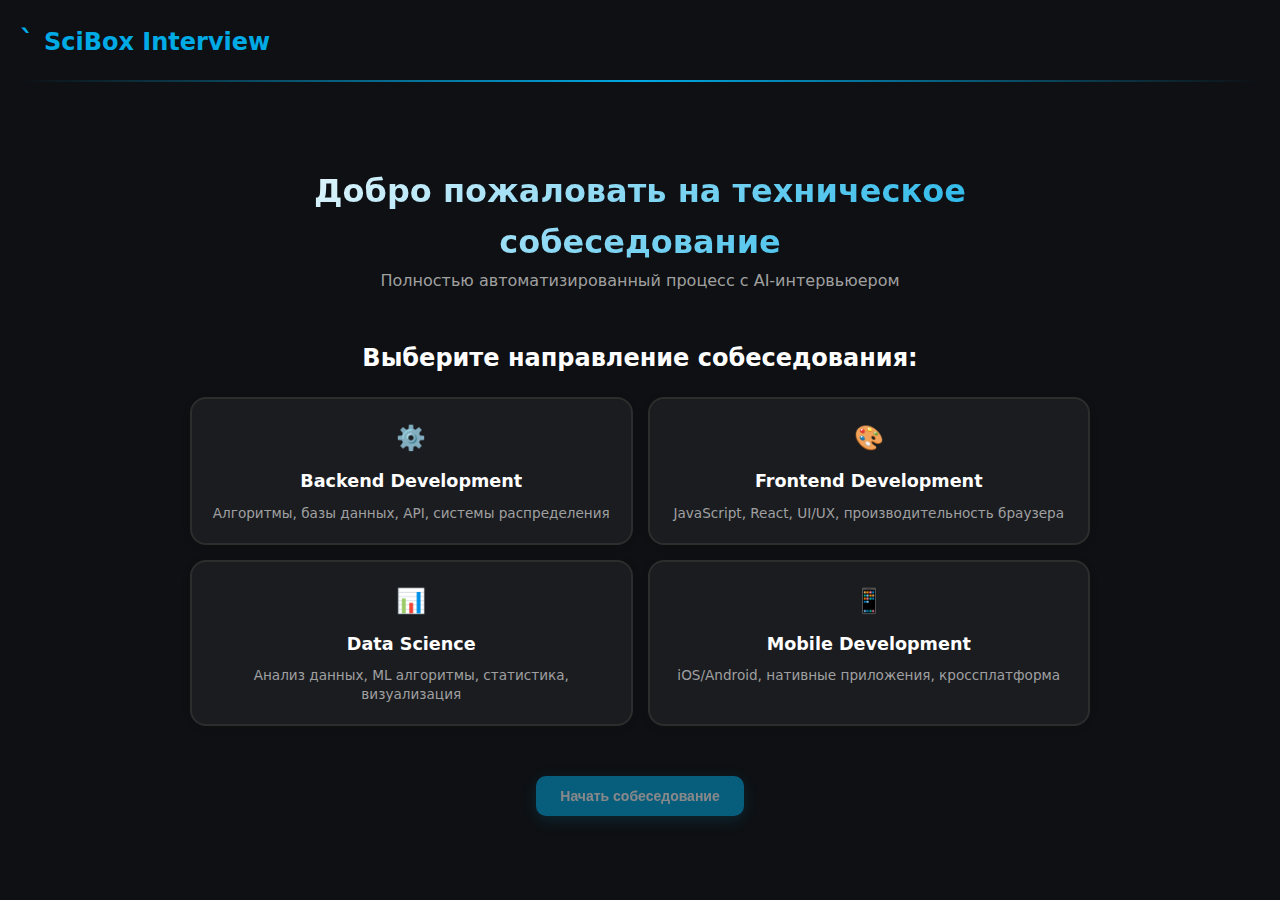
<file: templates/index.html>
<!DOCTYPE html>
<html lang="ru">
<head>
    <meta charset="UTF-8">
    <meta name="viewport" content="width=device-width, initial-scale=1.0">
    <title>SciBox Interview - Онбординг</title>
    <link rel="stylesheet" href="../static/css/styles.css">
</head>
<body>
    <div class="container">
        <header class="header">
            <div class="logo">SciBox Interview</div>
        </header>

        <main class="welcome-section">
            <h1 class="welcome-title">Добро пожаловать на техническое собеседование</h1>
            <p class="welcome-subtitle">
                Полностью автоматизированный процесс с AI-интервьюером
            </p>

            <h2>Выберите направление собеседования:</h2>

            <div class="direction-grid">
                <div class="direction-card" onclick="selectDirection(this)">
                    <div class="direction-icon">⚙️</div>
                    <div class="direction-name">Backend Development</div>
                    <div class="direction-desc">Алгоритмы, базы данных, API, системы распределения</div>
                </div>
                
                <div class="direction-card" onclick="selectDirection(this)">
                    <div class="direction-icon">🎨</div>
                    <div class="direction-name">Frontend Development</div>
                    <div class="direction-desc">JavaScript, React, UI/UX, производительность браузера</div>
                </div>
                
                <div class="direction-card" onclick="selectDirection(this)">
                    <div class="direction-icon">📊</div>
                    <div class="direction-name">Data Science</div>
                    <div class="direction-desc">Анализ данных, ML алгоритмы, статистика, визуализация</div>
                </div>
                
                <div class="direction-card" onclick="selectDirection(this)">
                    <div class="direction-icon">📱</div>
                    <div class="direction-name">Mobile Development</div>
                    <div class="direction-desc">iOS/Android, нативные приложения, кроссплатформа</div>
                </div>
            </div>

            <div class="start-btn-container">
                <button class="btn btn-primary" id="start-btn" onclick="startInterview()" disabled>
                    Начать собеседование
                </button>
            </div>
        </main>
    </div>

    <script>
        let selectedDirection = null;
        
        function selectDirection(card) {
            document.querySelectorAll('.direction-card').forEach(c => {
                c.classList.remove('selected');
            });
            card.classList.add('selected');
            selectedDirection = card.querySelector('.direction-name').textContent;
            
            // Активируем кнопку
            document.getElementById('start-btn').disabled = false;
        }
        
        function startInterview() {
            if (!selectedDirection) {
                alert('Пожалуйста, выберите направление собеседования');
                return;
            }
            window.location.href = 'interview';
        }
    </script>
</body>
</html>
</file>
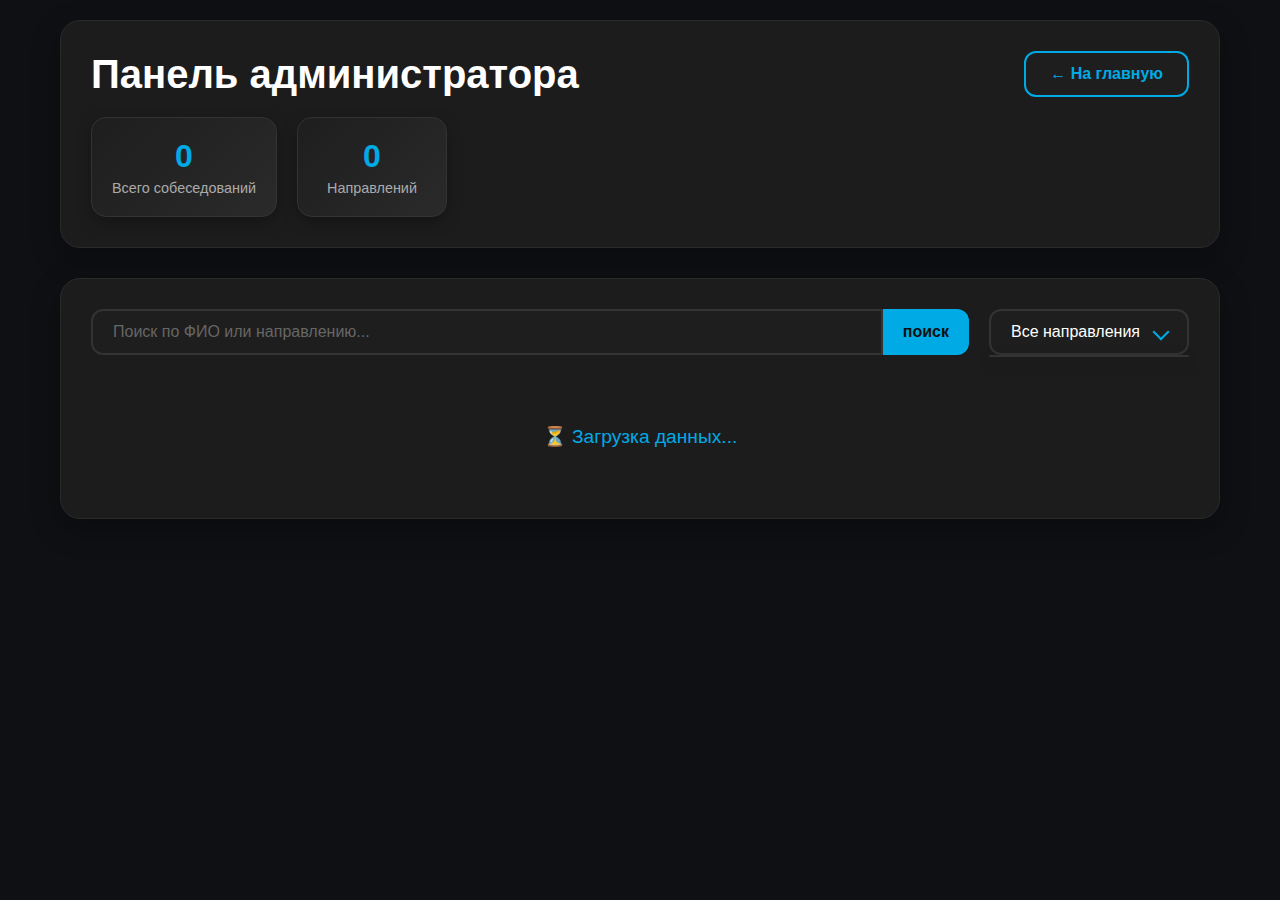
<file: templates/admin.html>
<!DOCTYPE html>
<html lang="ru">
  <head>
    <meta charset="UTF-8" />
    <meta name="viewport" content="width=device-width, initial-scale=1.0" />
    <title>SciBox Interview - Админ-панель</title>
    <link rel="stylesheet" href="../static/css/admin.css" />
  </head>
  <body>
    <div class="admin-container">
      <header class="admin-header">
        <div class="admin-header-content">
          <h1 class="admin-title">Панель администратора</h1>
          <button class="btn-back" onclick="goToMain()">← На главную</button>
        </div>
        <div class="admin-stats">
          <div class="stat-card">
            <div class="stat-number" id="total-interviews">0</div>
            <div class="stat-label">Всего собеседований</div>
          </div>
          <div class="stat-card">
            <div class="stat-number" id="unique-directions">0</div>
            <div class="stat-label">Направлений</div>
          </div>
        </div>
      </header>

      <main class="admin-main">
        <div class="filters-section">
          <div class="search-box">
            <input
              type="text"
              id="search-input"
              placeholder="Поиск по ФИО или направлению..."
              class="search-input"
            />
            <button class="search-btn" onclick="filterInterviews()">поиск</button>
            
          </div>
          <!-- Кастомный dropdown для фильтра по направлениям -->
    <div class="custom-dropdown" id="directionDropdown">
        <div class="dropdown-selected" id="dropdownSelected">
            <span class="selected-text">Все направления</span>
            <div class="dropdown-arrow"></div>
        </div>
        <div class="dropdown-options">
            <div class="dropdown-option" data-value="">Все направления</div>
            <div class="dropdown-option" data-value="Backend Development">Backend Development</div>
            <div class="dropdown-option" data-value="Frontend Development">Frontend Development</div>
            <div class="dropdown-option" data-value="Data Science">Data Science</div>
            <div class="dropdown-option" data-value="Mobile Development">Mobile Development</div>
        </div>
    </div>
        </div>

        <div class="interviews-list" id="interviews-container">
          <!-- Динамически заполняется через JavaScript -->
          <div class="loading">Загрузка данных...</div>
        </div>
      </main>
    </div>

    <script>
      // Глобальные переменные
let allInterviews = [];
let currentFilter = {
    search: '',
    direction: ''
};

// Инициализация при загрузке страницы
document.addEventListener('DOMContentLoaded', function() {
    initializePage();
});

function initializePage() {
    setupDropdown();
    setupEventListeners();
    loadInterviews();
}

function setupDropdown() {
    const dropdownSelected = document.getElementById('dropdownSelected');
    const dropdownOptions = document.querySelector('.dropdown-options');
    const options = document.querySelectorAll('.dropdown-option');

    // Обработчик клика на выбранный элемент
    dropdownSelected.addEventListener('click', function(e) {
        e.stopPropagation();
        this.classList.toggle('active');
        dropdownOptions.classList.toggle('active');
    });

    // Обработчики для опций
    options.forEach(option => {
        option.addEventListener('click', function() {
            selectOption(this);
        });
    });

    // Закрытие dropdown при клике вне его
    document.addEventListener('click', function() {
        dropdownSelected.classList.remove('active');
        dropdownOptions.classList.remove('active');
    });
}

function setupEventListeners() {
    // Поиск при вводе текста
    const searchInput = document.getElementById('search-input');
    searchInput.addEventListener('input', function() {
        currentFilter.search = this.value.toLowerCase();
        applyFilters();
    });

    // Поиск при нажатии Enter
    searchInput.addEventListener('keypress', function(e) {
        if (e.key === 'Enter') {
            applyFilters();
        }
    });
}

function selectOption(option) {
    const value = option.getAttribute('data-value');
    const text = option.textContent;
    
    // Обновляем выбранное значение
    const selectedText = document.querySelector('.selected-text');
    selectedText.textContent = text;
    
    // Закрываем dropdown
    document.getElementById('dropdownSelected').classList.remove('active');
    document.querySelector('.dropdown-options').classList.remove('active');
    
    // Обновляем выделение
    document.querySelectorAll('.dropdown-option').forEach(opt => {
        opt.classList.remove('selected');
    });
    option.classList.add('selected');
    
    // Обновляем фильтр и применяем
    currentFilter.direction = value;
    applyFilters();
}

function loadInterviews() {
    // В реальном приложении здесь будет fetch запрос к API
    // Для демонстрации используем mock данные
    showLoading(true);
    
    setTimeout(() => {
        allInterviews = getMockInterviews();
        displayInterviews(allInterviews);
        updateStats(allInterviews);
        showLoading(false);
    }, 800);
}

function showLoading(show) {
    const container = document.getElementById('interviews-container');
    if (show) {
        container.innerHTML = '<div class="loading">⏳ Загрузка данных...</div>';
    }
}

function displayInterviews(interviews) {
    const container = document.getElementById('interviews-container');
    
    if (interviews.length === 0) {
        container.innerHTML = `
            <div class="no-data">
                <div style="font-size: 3rem; margin-bottom: 1rem;">🔍</div>
                <div>Ничего не найдено</div>
                <div style="margin-top: 0.5rem; font-size: 0.9rem; color: #666;">Попробуйте изменить параметры поиска</div>
            </div>
        `;
        return;
    }

    container.innerHTML = interviews.map(interview => createInterviewCard(interview)).join('');
}

function createInterviewCard(interview) {
    const questionnaireHtml = interview.questionnaire && Object.keys(interview.questionnaire).length > 0 
        ? `
            <div class="interview-questionnaire">
                <div class="questionnaire-title">📋 Анкета кандидата:</div>
                <div class="questionnaire-items">
                    ${Object.entries(interview.questionnaire).map(([key, value]) => `
                        <div class="questionnaire-item">
                            <span class="question-label">${escapeHtml(key)}:</span>
                            <span class="question-value">${escapeHtml(String(value))}</span>
                        </div>
                    `).join('')}
                </div>
            </div>
        `
        : '';

    return `
        <div class="interview-card">
            <div class="interview-header">
                <div class="interview-name">${escapeHtml(interview.fio)}</div>
                <div class="interview-direction">${escapeHtml(interview.direction)}</div>
            </div>
            
            <div class="interview-meta">
                <div class="meta-item">
                    <span>🆔</span>
                    <span>ID: ${interview.id}</span>
                </div>
                <div class="meta-item">
                    <span>📅</span>
                    <span>${formatDate(interview.started_at)}</span>
                </div>
                <div class="meta-item">
                    <span>🔑</span>
                    <span>Сессия: ${interview.session_id ? interview.session_id.substring(0, 8) + '...' : 'N/A'}</span>
                </div>
            </div>

            ${questionnaireHtml}
        </div>
    `;
}

function applyFilters() {
    let filtered = allInterviews;
    
    // Фильтр по поисковому запросу
    if (currentFilter.search) {
        filtered = filtered.filter(interview => 
            interview.fio.toLowerCase().includes(currentFilter.search) ||
            interview.direction.toLowerCase().includes(currentFilter.search)
        );
    }
    
    // Фильтр по направлению
    if (currentFilter.direction) {
        filtered = filtered.filter(interview => interview.direction === currentFilter.direction);
    }
    
    displayInterviews(filtered);
    updateStats(filtered);
}

function updateStats(interviews) {
    document.getElementById('total-interviews').textContent = interviews.length;
    
    const uniqueDirections = new Set(interviews.map(i => i.direction));
    document.getElementById('unique-directions').textContent = uniqueDirections.size;
}

function goToMain() {
    window.location.href = '/';
}

// Вспомогательные функции
function escapeHtml(unsafe) {
    if (typeof unsafe !== 'string') return unsafe;
    return unsafe
        .replace(/&/g, "&amp;")
        .replace(/</g, "&lt;")
        .replace(/>/g, "&gt;")
        .replace(/"/g, "&quot;")
        .replace(/'/g, "&#039;");
}

function formatDate(dateString) {
    try {
        const date = new Date(dateString);
        return date.toLocaleDateString('ru-RU', {
            year: 'numeric',
            month: 'long',
            day: 'numeric',
            hour: '2-digit',
            minute: '2-digit'
        });
    } catch (error) {
        return 'Неверная дата';
    }
}

// Mock данные для демонстрации
function getMockInterviews() {
    return [
        {
            id: 1,
            direction: "Backend Development",
            fio: "Иванов Алексей Петрович",
            questionnaire: {
                "Опыт работы": "3 года",
                "Язык программирования": "Python",
                "Фреймворк": "Django, FastAPI",
                "Уровень английского": "Intermediate",
                "Предпочтения": "Микросервисная архитектура"
            },
            started_at: "2024-01-15T10:30:00Z",
            session_id: "sess_abc123def456"
        },
        {
            id: 2,
            direction: "Frontend Development",
            fio: "Петрова Мария Сергеевна",
            questionnaire: {
                "Опыт работы": "2 года",
                "Основной стек": "React, TypeScript",
                "Уровень английского": "Upper-Intermediate",
                "Предпочитаемый подход": "Component-based architecture",
                "Дополнительно": "Experience with WebGL"
            },
            started_at: "2024-01-16T14:20:00Z",
            session_id: "sess_ghi789jkl012"
        },
        {
            id: 3,
            direction: "Data Science",
            fio: "Сидоров Дмитрий Владимирович",
            questionnaire: {
                "Образование": "Магистр компьютерных наук",
                "Специализация": "Machine Learning",
                "Опыт в ML": "4 года",
                "Технологии": "Python, PyTorch, Scikit-learn",
                "Проекты": "Computer Vision, NLP"
            },
            started_at: "2024-01-17T09:15:00Z",
            session_id: "sess_mno345pqr678"
        },
        {
            id: 4,
            direction: "Mobile Development",
            fio: "Козлова Анна Игоревна",
            questionnaire: {
                "Платформа": "iOS & Android",
                "Технологии": "Swift, Kotlin, React Native",
                "Опыт": "3 года",
                "Публикации": "5 приложений в App Store",
                "Специализация": "UI/UX мобильных приложений"
            },
            started_at: "2024-01-18T11:45:00Z",
            session_id: "sess_xyz123abc456"
        },
        {
            id: 5,
            direction: "Backend Development",
            fio: "Смирнов Андрей Викторович",
            questionnaire: {
                "Опыт работы": "5 лет",
                "Язык программирования": "Java",
                "Фреймворк": "Spring Boot",
                "Уровень английского": "Advanced",
                "Базы данных": "PostgreSQL, Redis"
            },
            started_at: "2024-01-19T13:20:00Z",
            session_id: "sess_def456ghi789"
        }
    ];
}
    </script>
  </body>
</html>
</file>
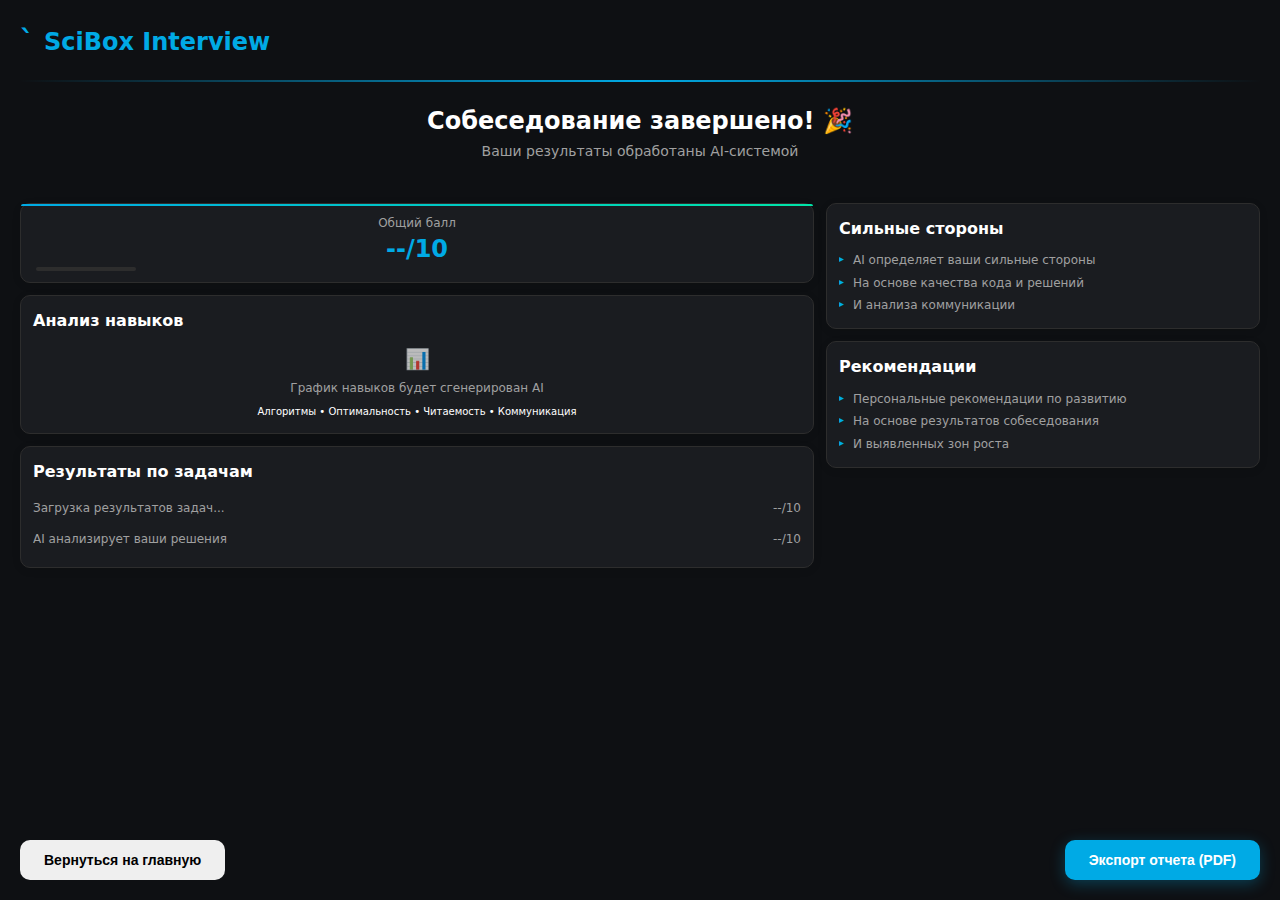
<file: templates/results.html>
<!DOCTYPE html>
<html lang="ru">
<head>
    <meta charset="UTF-8">
    <meta name="viewport" content="width=device-width, initial-scale=1.0">
    <title>SciBox Interview - Результаты</title>
    <link rel="stylesheet" href="../static/css/styles.css">
</head>
<body>
    <div class="container">
        <header class="header">
            <div class="logo">SciBox Interview</div>
        </header>

        <div class="results-header">
            <h1>Собеседование завершено! 🎉</h1>
            <p>Ваши результаты обработаны AI-системой</p>
        </div>

        <div class="results-container">
            <div class="results-left">
                <!-- Общий счет -->
                <div class="card score-card">
                    <div class="score-placeholder">
                        <div class="placeholder-text">Общий балл</div>
                        <div class="score-main">--/10</div>
                        <div class="progress-bar">
                            <div class="progress-fill" style="width: 0%"></div>
                        </div>
                    </div>
                </div>

                <!-- График навыков -->
                <div class="card">
                    <h3>Анализ навыков</h3>
                    <div class="radar-placeholder">
                        <div class="placeholder-icon">📊</div>
                        <div class="placeholder-text">График навыков будет сгенерирован AI</div>
                        <div class="placeholder-hint">Алгоритмы • Оптимальность • Читаемость • Коммуникация</div>
                    </div>
                </div>

                <!-- Результаты по задачам -->
                <div class="card">
                    <h3>Результаты по задачам</h3>
                    <div class="tasks-list">
                        <div class="task-item placeholder">
                            <span>Загрузка результатов задач...</span>
                            <span class="score-placeholder">--/10</span>
                        </div>
                        <div class="task-item placeholder">
                            <span>AI анализирует ваши решения</span>
                            <span class="score-placeholder">--/10</span>
                        </div>
                    </div>
                </div>
            </div>

            <div class="results-right">
                <!-- Сильные стороны -->
                <div class="card">
                    <h3>Сильные стороны</h3>
                    <ul class="bullet-list placeholder-list">
                        <li class="placeholder-item">AI определяет ваши сильные стороны</li>
                        <li class="placeholder-item">На основе качества кода и решений</li>
                        <li class="placeholder-item">И анализа коммуникации</li>
                    </ul>
                </div>

                <!-- Рекомендации -->
                <div class="card">
                    <h3>Рекомендации</h3>
                    <ul class="bullet-list placeholder-list">
                        <li class="placeholder-item">Персональные рекомендации по развитию</li>
                        <li class="placeholder-item">На основе результатов собеседования</li>
                        <li class="placeholder-item">И выявленных зон роста</li>
                    </ul>
                </div>
            </div>
        </div>

        <div class="results-actions">
            <button class="btn btn-secondary" onclick="goHome()">Вернуться на главную</button>
            <button class="btn btn-primary" onclick="exportResults()">Экспорт отчета (PDF)</button>
        </div>
    </div>

    <script>
        function goHome() {
            window.location.href = 'index.html';
        }
        
        function exportResults() {
            alert('Отчет будет доступен после обработки результатов');
        }
    </script>
</body>

</html>
</file>
<file: static/css/styles.css>
* {
  margin: 0;
  padding: 0;
  box-sizing: border-box;
}

:root {
  --primary: #00aae5;
  --primary-dark: #0090c5;
  --bg-primary: #0e1013;
  --bg-secondary: #1a1c20;
  --bg-tertiary: #1e1e1e;
  --accent: #00e5a8;
  --text-primary: #ffffff;
  --text-secondary: #a0a0a0;
  --border: #2d2d2d;
}

body {
  font-family: "Inter", system-ui, sans-serif;
  background-color: var(--bg-primary);
  color: var(--text-primary);
  line-height: 1.6;
  height: 100vh;
  overflow: hidden;
}

.container {
  max-width: 1440px;
  margin: 0 auto;
  padding: 20px;
  height: 100vh;
  display: flex;
  flex-direction: column;
}

.header {
  display: flex;
  justify-content: space-between;
  align-items: center;
  margin-bottom: 20px;
  border-bottom: 2px solid;
  border-image: linear-gradient(90deg, transparent, var(--primary), transparent)
    1;
}

.logo {
  font-size: 24px;
  font-weight: 800;
  color: var(--primary);
  display: flex;
  align-items: center;
  gap: 12px;
}

.logo::before {
  content: "`";
  font-size: 28px;
}

.btn {
  padding: 12px 24px;
  border: none;
  border-radius: 10px;
  cursor: pointer;
  font-size: 14px;
  font-weight: 600;
  transition: all 0.2s ease;
}

.btn-primary {
  background: var(--primary);
  color: white;
  box-shadow: 0 4px 15px rgba(0, 170, 229, 0.3);
}

.btn-primary:hover {
  background: var(--primary-dark);
  transform: translateY(-1px);
  box-shadow: 0 6px 20px rgba(0, 170, 229, 0.4);
}

/* СТРАНИЦА 1:  онбординг */
.welcome-section {
  text-align: center;
  max-width: 900px;
  margin: 0 auto;
  flex: 1;
  display: flex;
  flex-direction: column;
  justify-content: center;
  padding: 10px 0;
}

.welcome-title {
  font-size: 2rem;
  font-weight: 800;
  background: linear-gradient(135deg, var(--text-primary), var(--primary));
  -webkit-background-clip: text;
  -webkit-text-fill-color: transparent;
}

.welcome-subtitle {
  font-size: 1rem;
  color: var(--text-secondary);
  margin-bottom: 45px;
}

.start-btn-container {
  margin-top: 30px;
}

#start-btn:disabled {
  opacity: 0.5;
  cursor: not-allowed;
  transform: none !important;
}

/*  карточки направлений */
.direction-grid {
  display: grid;
  grid-template-columns: repeat(2, 1fr);
  gap: 15px;
  margin: 20px 0;
}

.direction-card {
  background: var(--bg-secondary);
  padding: 20px;
  border-radius: 16px;
  border: 2px solid var(--border);
  cursor: pointer;
  transition: all 0.3s ease;
  position: relative;
  overflow: hidden;
}

.direction-card::before {
  content: "";
  position: absolute;
  top: 0;
  left: -100%;
  width: 100%;
  height: 100%;
  background: linear-gradient(
    90deg,
    transparent,
    rgba(0, 170, 229, 0.1),
    transparent
  );
  transition: left 0.5s ease;
}

.direction-card:hover::before {
  left: 100%;
}

.direction-card:hover {
  border-color: var(--primary);
  transform: translateY(-3px);
}

.direction-card.selected {
  border-color: var(--primary);
  background: linear-gradient(
    135deg,
    var(--bg-secondary),
    rgba(0, 170, 229, 0.1)
  );
}

.direction-card.selected::after {
  content: "✓";
  position: absolute;
  top: 15px;
  right: 15px;
  color: var(--primary);
  font-size: 1.2rem;
  font-weight: bold;
}

.direction-icon {
  font-size: 1.5rem;
  margin-bottom: 10px;
  display: block;
}

.direction-name {
  font-size: 1.1rem;
  font-weight: 700;
  margin-bottom: 8px;
}

.direction-desc {
  color: var(--text-secondary);
  font-size: 0.85rem;
  line-height: 1.4;
}

/* СТРАНИЦА 2: интерфейс IDE */
.header {
  display: flex;
  justify-content: space-between;
  align-items: center;
  margin-bottom: 20px;
  border-bottom: 2px solid;
  border-image: linear-gradient(90deg, transparent, var(--primary), transparent)
    1;
  gap: 20px;
  padding-bottom: 15px;
  flex-shrink: 0;
}

.logo {
  font-size: 24px;
  font-weight: 800;
  color: var(--primary);
  display: flex;
  align-items: center;
  gap: 10px;
  flex-shrink: 0;
}

.header-controls {
  display: flex;
  align-items: center;
  gap: 20px;
  flex: 1;
  justify-content: flex-end;
}

.progress-container {
  display: flex;
  align-items: center;
  gap: 15px;
  background: var(--bg-secondary);
  border-radius: 10px;
  border: 2px solid var(--border);
  padding: 10px 15px;
  min-width: 300px;
}

.progress-info {
  font-size: 12px;
  color: var(--text-secondary);
  white-space: nowrap;
}

.progress-bar {
  width: 100px;
  height: 6px;
  background: var(--border);
  border-radius: 3px;
  overflow: hidden;
}

.progress-fill {
  height: 100%;
  border-radius: 3px;
  transition: all 0.3s ease;
  background: linear-gradient(90deg, var(--primary), var(--accent));
}

.timer {
  font-size: 14px;
  font-weight: 700;
  color: var(--primary);
  border: 2px solid var(--border);
  border-radius: 6px;
  background: var(--bg-tertiary);
  padding: 6px 12px;
  min-width: 70px;
  text-align: center;
  transition: all 0.3s ease;
}

.btn-primary {
  background: var(--primary);
  color: white;
  box-shadow: 0 4px 15px rgba(0, 170, 229, 0.3);
}

.btn-primary:hover {
  background: var(--primary-dark);
  transform: translateY(-1px);
  box-shadow: 0 6px 20px rgba(0, 170, 229, 0.4);
}

.btn-danger {
  background: #dc2626;
  color: white;
}

.btn-danger:hover {
  background: #b91c1c;
  transform: translateY(-1px);
}

/* Основной контейнер */
.interview-container {
  display: flex;
  flex: 1;
  gap: 15px;
  height: calc(100vh - 100px);
  overflow: hidden;
}

/* Левая панель - Задача */
.problem-panel {
  width: 28%;
  min-width: 280px;
  background: var(--bg-secondary);
  border-radius: 12px;
  border: 2px solid var(--border);
  overflow: hidden;
  display: flex;
  flex-direction: column;
}

.panel-tabs {
  display: flex;
  border-bottom: 2px solid var(--border);
  background: var(--bg-tertiary);
  flex-shrink: 0;
}

.tab {
  padding: 12px 16px;
  cursor: pointer;
  border-bottom: 3px solid transparent;
  color: var(--text-secondary);
  font-weight: 600;
  transition: all 0.2s ease;
  flex: 1;
  text-align: center;
  font-size: 14px;
}

.tab.active {
  color: var(--primary);
  border-bottom-color: var(--primary);
  background: rgba(0, 170, 229, 0.1);
}

.panel-content {
  flex: 1;
  padding: 20px;
  display: flex;
  flex-direction: column;
  overflow: hidden;
}

.problem-content {
  color: var(--text-secondary);
  line-height: 1.6;
  flex: 1;
  overflow-y: auto;
  font-size: 14px;
}

.problem-content h3 {
  color: var(--text-primary);
  margin-bottom: 12px;
  font-size: 1.2rem;
}

.code-block {
  background: var(--bg-tertiary);
  border: 1px solid var(--border);
  border-radius: 8px;
  padding: 15px;
  margin: 15px 0;
  font-family: "Fira Code", monospace;
  color: var(--text-primary);
  border-left: 3px solid var(--primary);
  font-size: 13px;
  overflow-x: auto;
}

.run-tests-btn {
  width: 100%;
  margin-top: 15px;
  padding: 10px;
  font-size: 14px;
  flex-shrink: 0;
}

/* Центральная панель - Редактор */
.editor-panel {
  flex: 1;
  background: var(--bg-secondary);
  border-radius: 12px;
  border: 2px solid var(--border);
  overflow: hidden;
  display: flex;
  flex-direction: column;
  min-width: 400px;
}

.editor-header {
  display: flex;
  justify-content: space-between;
  align-items: center;
  background: var(--bg-tertiary);
  border-bottom: 2px solid var(--border);
  padding: 12px 20px;
  flex-shrink: 0;
}

/* Стили для кастомного выпадающего списка */
.custom-dropdown {
  position: relative;
  width: 160px;
  z-index: 100;
}

.dropdown-selected {
  background: var(--bg-secondary);
  color: var(--text-primary);
  padding: 10px 15px;
  border: 2px solid var(--border);
  border-radius: 10px;
  font-size: 14px;
  font-weight: 500;
  cursor: pointer;
  display: flex;
  align-items: center;
  justify-content: space-between;
  transition: all 0.3s ease;
}

.dropdown-selected:hover {
  border-color: var(--primary);
  background-color: rgba(0, 170, 229, 0.05);
}

.dropdown-selected.active {
  border-color: var(--primary);
  box-shadow: 0 0 0 3px rgba(0, 170, 229, 0.1);
  border-radius: 10px 10px 0 0;
}

.dropdown-arrow {
  width: 16px;
  height: 16px;
  transition: transform 0.3s ease;
  background-image: url("data:image/svg+xml;charset=UTF-8,%3csvg xmlns='http://www.w3.org/2000/svg' viewBox='0 0 24 24' fill='none' stroke='%2300AAE5' stroke-width='2' stroke-linecap='round' stroke-linejoin='round'%3e%3cpolyline points='6 9 12 15 18 9'%3e%3c/polyline%3e%3c/svg%3e");
  background-repeat: no-repeat;
  background-position: center;
}

.dropdown-arrow.rotated {
  transform: rotate(180deg);
}

.dropdown-options {
  position: absolute;
  top: 100%;
  left: 0;
  right: 0;
  background: var(--bg-secondary);
  border: 2px solid var(--primary);
  border-top: none;
  border-radius: 0 0 10px 10px;
  max-height: 0;
  overflow: hidden;
  opacity: 0;
  transition: all 0.3s ease;
  box-shadow: 0 8px 20px rgba(0, 0, 0, 0.15);
}

.dropdown-options.show {
  max-height: 300px;
  opacity: 1;
}

.dropdown-option {
  padding: 12px 15px;
  cursor: pointer;
  transition: all 0.2s ease;
  border-bottom: 1px solid var(--border-light);
  font-size: 14px;
  font-weight: 500;
  position: relative;
}

.dropdown-option:last-child {
  border-bottom: none;
}

.dropdown-option:hover {
  background: rgba(0, 170, 229, 0.08);
  color: var(--primary);
  padding-left: 20px;
}

.dropdown-option.selected {
  background: var(--primary);
  color: white;
  font-weight: 600;
}

.dropdown-option.selected::before {
  content: "✓";
  position: absolute;
  left: 12px;
  font-weight: bold;
}

/* Закрытие dropdown при клике вне его */
.dropdown-overlay {
  position: fixed;
  top: 0;
  left: 0;
  right: 0;
  bottom: 0;
  z-index: 99;
  display: none;
}

.editor-area {
  flex: 1;
  background: var(--bg-tertiary);
  min-height: 200px;
}

.code-editor {
  width: 100%;
  height: 100%;
  background: var(--bg-tertiary);
  border: none;
  color: #d4d4d4;
  font-family: "Fira Code", monospace;
  font-size: 13px;
  line-height: 1.4;
  padding: 20px;
  resize: none;
  outline: none;
}

.console-panel {
  height: 150px;
  background: var(--bg-tertiary);
  border-top: 2px solid var(--border);
  display: flex;
  flex-direction: column;
  flex-shrink: 0;
}

.console-content {
  padding: 15px;
  flex: 1;
  overflow-y: auto;
  font-family: "Fira Code", monospace;
  color: var(--accent);
  line-height: 1.3;
  white-space: pre-wrap;
  font-size: 12px;
}

/* Правая панель - Чат */
.chat-panel {
  width: 28%;
  min-width: 280px;
  max-width: 350px;
  background: var(--bg-secondary);
  border-radius: 12px;
  border: 2px solid var(--border);
  overflow: hidden;
  display: flex;
  flex-direction: column;
  height: 100%;
}

.chat-header {
  padding: 15px 20px;
  border-bottom: 2px solid var(--border);
  font-weight: 700;
  font-size: 1rem;
  background: var(--bg-tertiary);
  display: flex;
  align-items: center;
  gap: 8px;
  flex-shrink: 0;
}

.chat-header::before {
  content: "●";
  color: var(--primary);
  font-size: 12px;
  animation: pulse 2s infinite;
}

.chat-messages {
  flex: 1;
  padding: 15px;
  display: flex;
  flex-direction: column;
  gap: 10px;
  overflow-y: auto;
  min-height: 0;
}

.message {
  padding: 10px 14px;
  border-radius: 10px;
  max-width: 85%;
  line-height: 1.4;
  word-wrap: break-word;
  font-size: 14px;
  flex-shrink: 0;
}

.message-ai {
  background: var(--bg-tertiary);
  border: 1px solid var(--border);
  align-self: flex-start;
}

.message-user {
  background: var(--primary);
  color: white;
  align-self: flex-end;
}

.chat-input-container {
  padding: 15px;
  border-top: 2px solid var(--border);
  display: flex;
  gap: 10px;
  background: var(--bg-tertiary);
  flex-shrink: 0;
}

.chat-input {
  flex: 1;
  padding: 10px 12px;
  background: var(--bg-secondary);
  border: 2px solid var(--border);
  border-radius: 6px;
  color: var(--text-primary);
  font-size: 13px;
  transition: border-color 0.2s ease;
}

.chat-input:focus {
  outline: none;
  border-color: var(--primary);
}

.chat-input::placeholder {
  color: var(--text-secondary);
}

.send-btn {
  padding: 10px 20px;
  font-size: 13px;
  white-space: nowrap;
}

/* Модальное окно */
.modal-overlay {
  position: fixed;
  top: 0;
  left: 0;
  width: 100%;
  height: 100%;
  background: rgba(14, 16, 19, 0.95);
  display: flex;
  justify-content: center;
  align-items: center;
  z-index: 1000;
  backdrop-filter: blur(10px);
}

.modal-content {
  background: var(--bg-secondary);
  border: 2px solid var(--primary);
  border-radius: 16px;
  padding: 30px;
  text-align: center;
  max-width: 400px;
  width: 90%;
  box-shadow: 0 20px 60px rgba(0, 170, 229, 0.3);
  animation: modalAppear 0.5s ease-out;
}

.modal-icon {
  font-size: 3rem;
  margin-bottom: 15px;
  animation: bounce 2s infinite;
}

.modal-content h2 {
  font-size: 1.5rem;
  margin-bottom: 10px;
  color: var(--primary);
}

.modal-content p {
  color: var(--text-secondary);
  margin-bottom: 20px;
  font-size: 1rem;
}

.modal-progress {
  margin: 20px 0;
}

.modal-progress-bar {
  width: 100%;
  height: 4px;
  background: var(--border);
  border-radius: 2px;
  overflow: hidden;
  margin-bottom: 8px;
}

.modal-progress-fill {
  height: 100%;
  background: linear-gradient(90deg, var(--primary), var(--accent));
  border-radius: 2px;
  animation: progressShrink 5s linear forwards;
}

.modal-countdown {
  color: var(--text-secondary);
  font-size: 0.8rem;
}

/* Анимации */
@keyframes pulse {
  0% {
    opacity: 1;
  }
  50% {
    opacity: 0.5;
  }
  100% {
    opacity: 1;
  }
}

@keyframes messageAppear {
  from {
    opacity: 0;
    transform: translateY(10px);
  }
  to {
    opacity: 1;
    transform: translateY(0);
  }
}

@keyframes modalAppear {
  from {
    opacity: 0;
    transform: scale(0.8) translateY(-20px);
  }
  to {
    opacity: 1;
    transform: scale(1) translateY(0);
  }
}

@keyframes bounce {
  0%,
  20%,
  50%,
  80%,
  100% {
    transform: translateY(0);
  }
  40% {
    transform: translateY(-10px);
  }
  60% {
    transform: translateY(-5px);
  }
}

@keyframes progressShrink {
  from {
    width: 100%;
  }
  to {
    width: 0%;
  }
}

/* Скрываем скроллбары для красоты */
.problem-content::-webkit-scrollbar,
.chat-messages::-webkit-scrollbar,
.console-content::-webkit-scrollbar {
  width: 6px;
}

.problem-content::-webkit-scrollbar-track,
.chat-messages::-webkit-scrollbar-track,
.console-content::-webkit-scrollbar-track {
  background: var(--bg-tertiary);
}

.problem-content::-webkit-scrollbar-thumb,
.chat-messages::-webkit-scrollbar-thumb,
.console-content::-webkit-scrollbar-thumb {
  background: var(--border);
  border-radius: 3px;
}

.problem-content::-webkit-scrollbar-thumb:hover,
.chat-messages::-webkit-scrollbar-thumb:hover,
.console-content::-webkit-scrollbar-thumb:hover {
  background: var(--primary);
}

/* Адаптивность */
@media (max-width: 1400px) {
  .chat-panel {
    width: 300px;
    min-width: 300px;
  }

  .language-select {
    min-width: 120px;
    padding: 8px 35px 8px 12px;
    font-size: 13px;
  }
}

@media (max-width: 1200px) {
  .interview-container {
    flex-direction: column;
    height: auto;
  }

  .problem-panel,
  .editor-panel,
  .chat-panel {
    width: 100%;
    min-width: auto;
    max-width: none;
  }

  .progress-container {
    min-width: 300px;
  }
}

@media (max-width: 768px) {
  .header {
    flex-direction: column;
    gap: 15px;
    text-align: center;
  }

  .header-controls {
    justify-content: center;
    width: 100%;
  }

  .progress-container {
    min-width: auto;
    width: 100%;
    flex-direction: column;
    gap: 10px;
    padding: 15px;
  }

  .progress-bar {
    width: 100%;
  }

  .editor-header {
    flex-direction: column;
    gap: 10px;
    align-items: flex-start;
  }

  .language-select {
    width: 100%;
  }
}

/* СТРАНИЦА 3: РЕЗУЛЬТАТЫ */
.results-header {
  text-align: center;
  margin-bottom: 40px;
}

.results-header h1 {
  font-size: 24px;
}

.results-header p {
  color: var(--text-secondary);
  font-size: 14px;
}

.results-container {
  display: flex;
  gap: 12px;
  height: calc(100vh - 160px);
  min-height: 400px;
}

.results-left {
  flex: 1;
  display: flex;
  flex-direction: column;
  min-height: 0;
}

.results-right {
  width: 35%;
  display: flex;
  flex-direction: column;
  min-height: 0;
}

/* Карточки */
.card {
  background: var(--bg-secondary);
  border-radius: 10px;
  padding: 12px;
  border: 1px solid var(--border);
  margin-bottom: 12px;
  box-shadow: 0 2px 8px rgba(0, 0, 0, 0.1);
  flex-shrink: 0;
}

.card:last-child {
  margin-bottom: 0;
}

.card h3 {
  font-size: 1rem;
  font-weight: 700;
  margin-bottom: 8px;
  color: var(--text-primary);
}

/* Общий счет */
.score-card {
  text-align: center;
  padding: 15px;
  position: relative;
  height: 80px;
  display: flex;
  flex-direction: column;
  justify-content: center;
}

.score-card::before {
  content: "";
  position: absolute;
  top: 0;
  left: 0;
  right: 0;
  height: 2px;
  background: linear-gradient(90deg, var(--primary), var(--accent));
  border-radius: 10px 10px 0 0;
}

.score-main {
  font-size: 1.5rem;
  font-weight: 800;
  color: var(--primary);
  margin: 4px 0;
  line-height: 1;
}

.progress-bar {
  height: 4px;
  background: var(--border);
  border-radius: 2px;
  overflow: hidden;
  margin-top: 6px;
}

.progress-fill {
  height: 100%;
  background: linear-gradient(90deg, var(--primary), var(--accent));
  transition: width 0.3s ease;
}

/* График навыков */
.radar-placeholder {
  text-align: center;
  padding: 10px 0;
  height: 80px;
  display: flex !important;
  flex-direction: column;
  justify-content: center;
  align-items: center;
}

.placeholder-icon {
  font-size: 20px;
  margin-bottom: 4px;
  opacity: 0.7;
  display: block !important;
}

.placeholder-text {
  color: var(--text-secondary);
  font-size: 12px;
  margin-bottom: 2px;
  display: block !important;
}

.placeholder-hint {
  color: var(--text-tertiary);
  font-size: 10px;
  margin-top: 4px;
  display: block !important;
}

/* Результаты по задачам */
.tasks-list {
  max-height: 80px;
  overflow-y: auto;
  display: block !important;
}

.task-item {
  display: flex !important;
  justify-content: space-between;
  align-items: center;
  padding: 6px 0;
  border-bottom: 1px solid var(--border-light);
  font-size: 12px;
}

.task-item:last-child {
  border-bottom: none;
}

.task-item.placeholder {
  color: var(--text-secondary);
}

.score-placeholder {
  color: var(--text-tertiary);
  font-size: 12px;
  display: inline !important;
}

/* Списки */
.bullet-list {
  list-style: none;
  margin: 0;
  padding: 0;
  max-height: 80px;
  overflow-y: auto;
  display: block !important;
}

.bullet-list li {
  padding: 4px 0;
  color: var(--text-secondary);
  position: relative;
  padding-left: 14px;
  font-size: 12px;
  line-height: 1.2;
  transition: color 0.2s ease;
}

.bullet-list li:hover {
  color: var(--text-primary);
}

.bullet-list li::before {
  content: "▸";
  position: absolute;
  left: 0;
  color: var(--primary);
  font-weight: bold;
  font-size: 10px;
}

.placeholder-item {
  color: var(--text-secondary) !important;
}

.results-actions {
  display: flex;
  justify-content: space-between;
  margin-top: 15px;
  gap: 10px;
}
.direction-card,
.problem-panel,
.editor-panel,
.chat-panel,
.score-card {
  box-shadow: 0 2px 8px rgba(0, 0, 0, 0.1);
}

/* Адаптивность */
@media (max-width: 1200px) {
  .results-container {
    flex-direction: column;
    height: auto;
  }

  .results-right {
    width: 100%;
    margin-top: 12px;
  }
}

@media (max-width: 768px) {
  .container {
    padding: 10px;
  }

  .header {
    flex-direction: column;
    gap: 10px;
    text-align: center;
  }

  .results-header {
    margin-bottom: 10px;
  }

  .results-header h1 {
    font-size: 20px;
  }

  .results-header p {
    font-size: 12px;
  }

  .results-container {
    height: calc(100vh - 140px);
    gap: 8px;
  }

  .card {
    padding: 10px;
    margin-bottom: 8px;
    border-radius: 8px;
  }

  .card h3 {
    font-size: 0.9rem;
    margin-bottom: 6px;
  }

  .score-card {
    padding: 12px;
    height: 70px;
  }

  .score-main {
    font-size: 1.3rem;
  }

  .radar-placeholder {
    height: 70px;
    padding: 8px 0;
  }

  .tasks-list {
    max-height: 70px;
  }

  .bullet-list {
    max-height: 70px;
  }

  .results-actions {
    flex-direction: column;
    gap: 8px;
    margin-top: 12px;
  }

  .btn {
    width: 100%;
    padding: 8px;
    font-size: 11px;
    min-width: auto;
  }
}
</file>
<file: static/css/admin.css>
* {
  margin: 0;
  padding: 0;
  box-sizing: border-box;
}

body {
  font-family: "Segoe UI", Tahoma, Geneva, Verdana, sans-serif;
  background: #0e1013;
  min-height: 100vh;
  color: #ffffff;
}

.admin-container {
  max-width: 1200px;
  margin: 0 auto;
  padding: 20px;
}

.admin-header {
  background: rgba(30, 30, 30, 0.95);
  border-radius: 20px;
  padding: 30px;
  margin-bottom: 30px;
  box-shadow: 0 10px 30px rgba(0, 0, 0, 0.3);
  border: 1px solid #2a2a2a;
}

.admin-header-content {
  display: flex;
  justify-content: space-between;
  align-items: center;
  margin-bottom: 20px;
}

.admin-title {
  font-size: 2.5rem;
  color: #ffffff;
  font-weight: 700;
}

.btn-back {
  background: #1e1e1e;
  color: #00aae5;
  border: 2px solid #00aae5;
  padding: 12px 24px;
  border-radius: 12px;
  cursor: pointer;
  font-size: 16px;
  transition: all 0.3s ease;
  font-weight: 600;
}

.btn-back:hover {
  background: #00aae5;
  color: #0e1013;
  transform: translateY(-2px);
}

.admin-stats {
  display: flex;
  gap: 20px;
}

.stat-card {
  background: linear-gradient(135deg, #1e1e1e, #2a2a2a);
  color: #ffffff;
  padding: 20px;
  border-radius: 15px;
  text-align: center;
  min-width: 150px;
  box-shadow: 0 5px 15px rgba(0, 0, 0, 0.3);
  border: 1px solid #333;
}

.stat-number {
  font-size: 2rem;
  font-weight: bold;
  margin-bottom: 5px;
  color: #00aae5;
}

.stat-label {
  font-size: 0.9rem;
  opacity: 0.8;
  color: #cccccc;
}

.admin-main {
  background: rgba(30, 30, 30, 0.95);
  border-radius: 20px;
  padding: 30px;
  box-shadow: 0 10px 30px rgba(0, 0, 0, 0.3);
  border: 1px solid #2a2a2a;
}

.filters-section {
  display: flex;
  gap: 20px;
  margin-bottom: 30px;
  flex-wrap: wrap;
}

.search-box {
  display: flex;
  flex: 1;
  min-width: 300px;
}

.search-input {
  flex: 1;
  padding: 12px 20px;
  border: 2px solid #333;
  border-radius: 12px 0 0 12px;
  font-size: 16px;
  outline: none;
  transition: all 0.3s ease;
  background: #1e1e1e;
  color: #ffffff;
}

.search-input::placeholder {
  color: #666;
}

.search-input:focus {
  border-color: #00aae5;
  background: #2a2a2a;
}

.search-btn {
  background: #00aae5;
  color: #0e1013;
  border: none;
  padding: 12px 20px;
  border-radius: 0 12px 12px 0;
  cursor: pointer;
  font-size: 16px;
  font-weight: 600;
  transition: all 0.3s ease;
}

.search-btn:hover {
  background: #0099cc;
}

.filter-select {
  padding: 12px 20px;
  border: 2px solid #333;
  border-radius: 12px;
  font-size: 16px;
  outline: none;
  background: #1e1e1e;
  color: #ffffff;
  min-width: 200px;
  cursor: pointer;
  transition: all 0.3s ease;
}

.filter-select:focus {
  border-color: #00aae5;
  background: #2a2a2a;
}

.filter-select option {
  background: #1e1e1e;
  color: #ffffff;
}

.interviews-list {
  display: flex;
  flex-direction: column;
  gap: 15px;
}

.interview-card {
  background: linear-gradient(135deg, #1e1e1e, #2a2a2a);
  border-radius: 15px;
  padding: 25px;
  box-shadow: 0 5px 15px rgba(0, 0, 0, 0.3);
  border-left: 5px solid #00aae5;
  transition: all 0.3s ease;
  position: relative;
  overflow: hidden;
  border: 1px solid #333;
}

.interview-card:hover {
  transform: translateY(-3px);
  box-shadow: 0 8px 25px rgba(0, 170, 229, 0.2);
  border-color: #00aae5;
}

.interview-card::before {
  content: "";
  position: absolute;
  top: 0;
  left: 0;
  width: 100%;
  height: 4px;
  background: linear-gradient(90deg, #00aae5, #0099cc);
}

.interview-header {
  display: flex;
  justify-content: space-between;
  align-items: flex-start;
  margin-bottom: 15px;
  flex-wrap: wrap;
  gap: 10px;
}

.interview-name {
  font-size: 1.4rem;
  font-weight: 700;
  color: #ffffff;
}

.interview-direction {
  background: linear-gradient(135deg, #00aae5, #0099cc);
  color: #0e1013;
  padding: 6px 15px;
  border-radius: 20px;
  font-size: 0.9rem;
  font-weight: 600;
}

.interview-meta {
  display: flex;
  gap: 20px;
  margin-bottom: 15px;
  flex-wrap: wrap;
}

.meta-item {
  display: flex;
  align-items: center;
  gap: 8px;
  color: #cccccc;
  font-size: 0.9rem;
}

.interview-questionnaire {
  background: rgba(14, 16, 19, 0.5);
  border-radius: 10px;
  padding: 15px;
  margin-top: 10px;
  border: 1px solid #333;
}

.questionnaire-title {
  font-weight: 600;
  color: #00aae5;
  margin-bottom: 10px;
  font-size: 0.95rem;
}

.questionnaire-items {
  display: flex;
  flex-direction: column;
  gap: 8px;
}

.questionnaire-item {
  display: flex;
  justify-content: space-between;
  padding: 8px 0;
  border-bottom: 1px solid #333;
}

.questionnaire-item:last-child {
  border-bottom: none;
}

.question-label {
  font-weight: 600;
  color: #cccccc;
  flex: 1;
}

.question-value {
  color: #ffffff;
  flex: 2;
  text-align: right;
}

.loading {
  text-align: center;
  padding: 40px;
  font-size: 1.2rem;
  color: #00aae5;
}

.no-data {
  text-align: center;
  padding: 40px;
  color: #666;
  font-size: 1.1rem;
}

/* Стили для скроллбара */
::-webkit-scrollbar {
  width: 8px;
}

::-webkit-scrollbar-track {
  background: #1e1e1e;
}

::-webkit-scrollbar-thumb {
  background: #00aae5;
  border-radius: 4px;
}

::-webkit-scrollbar-thumb:hover {
  background: #0099cc;
}

@media (max-width: 768px) {
  .admin-header-content {
    flex-direction: column;
    gap: 15px;
    text-align: center;
  }

  .admin-stats {
    justify-content: center;
  }

  .filters-section {
    flex-direction: column;
  }

  .search-box {
    min-width: 100%;
  }

  .interview-header {
    flex-direction: column;
    align-items: flex-start;
  }

  .interview-meta {
    flex-direction: column;
    gap: 10px;
  }

  .admin-title {
    font-size: 2rem;
  }
}

/* Кастомный dropdown */
.custom-dropdown {
    position: relative;
    min-width: 200px;
    z-index: 100;
}

.dropdown-selected {
    background: #1E1E1E;
    border: 2px solid #333;
    border-radius: 12px;
    padding: 12px 20px;
    cursor: pointer;
    display: flex;
    justify-content: space-between;
    align-items: center;
    transition: all 0.3s ease;
    color: #ffffff;
    font-size: 16px;
}

.dropdown-selected:hover {
    border-color: #00AAE5;
    background: #2a2a2a;
}

.dropdown-selected.active {
    border-color: #00AAE5;
    background: #2a2a2a;
    border-radius: 12px 12px 0 0;
}

.selected-text {
    color: #ffffff;
}

.dropdown-arrow {
    width: 12px;
    height: 12px;
    border-right: 2px solid #00AAE5;
    border-bottom: 2px solid #00AAE5;
    transform: rotate(45deg);
    transition: all 0.3s ease;
    margin-left: 10px;
}

.dropdown-selected.active .dropdown-arrow {
    transform: rotate(-135deg);
    margin-top: 5px;
}

.dropdown-options {
    position: absolute;
    top: 100%;
    left: 0;
    right: 0;
    background: #1E1E1E;
    border: 2px solid #333;
    border-top: none;
    border-radius: 0 0 12px 12px;
    max-height: 0;
    overflow: hidden;
    transition: max-height 0.3s ease;
    box-shadow: 0 5px 15px rgba(0, 0, 0, 0.3);
}

.dropdown-options.active {
    max-height: 300px;
    overflow-y: auto;
}

.dropdown-option {
    padding: 12px 20px;
    cursor: pointer;
    color: #cccccc;
    transition: all 0.2s ease;
    border-bottom: 1px solid #333;
}

.dropdown-option:last-child {
    border-bottom: none;
}

.dropdown-option:hover {
    background: #00AAE5;
    color: #0E1013;
}

.dropdown-option.selected {
    background: rgba(0, 170, 229, 0.2);
    color: #00AAE5;
}
</file>
